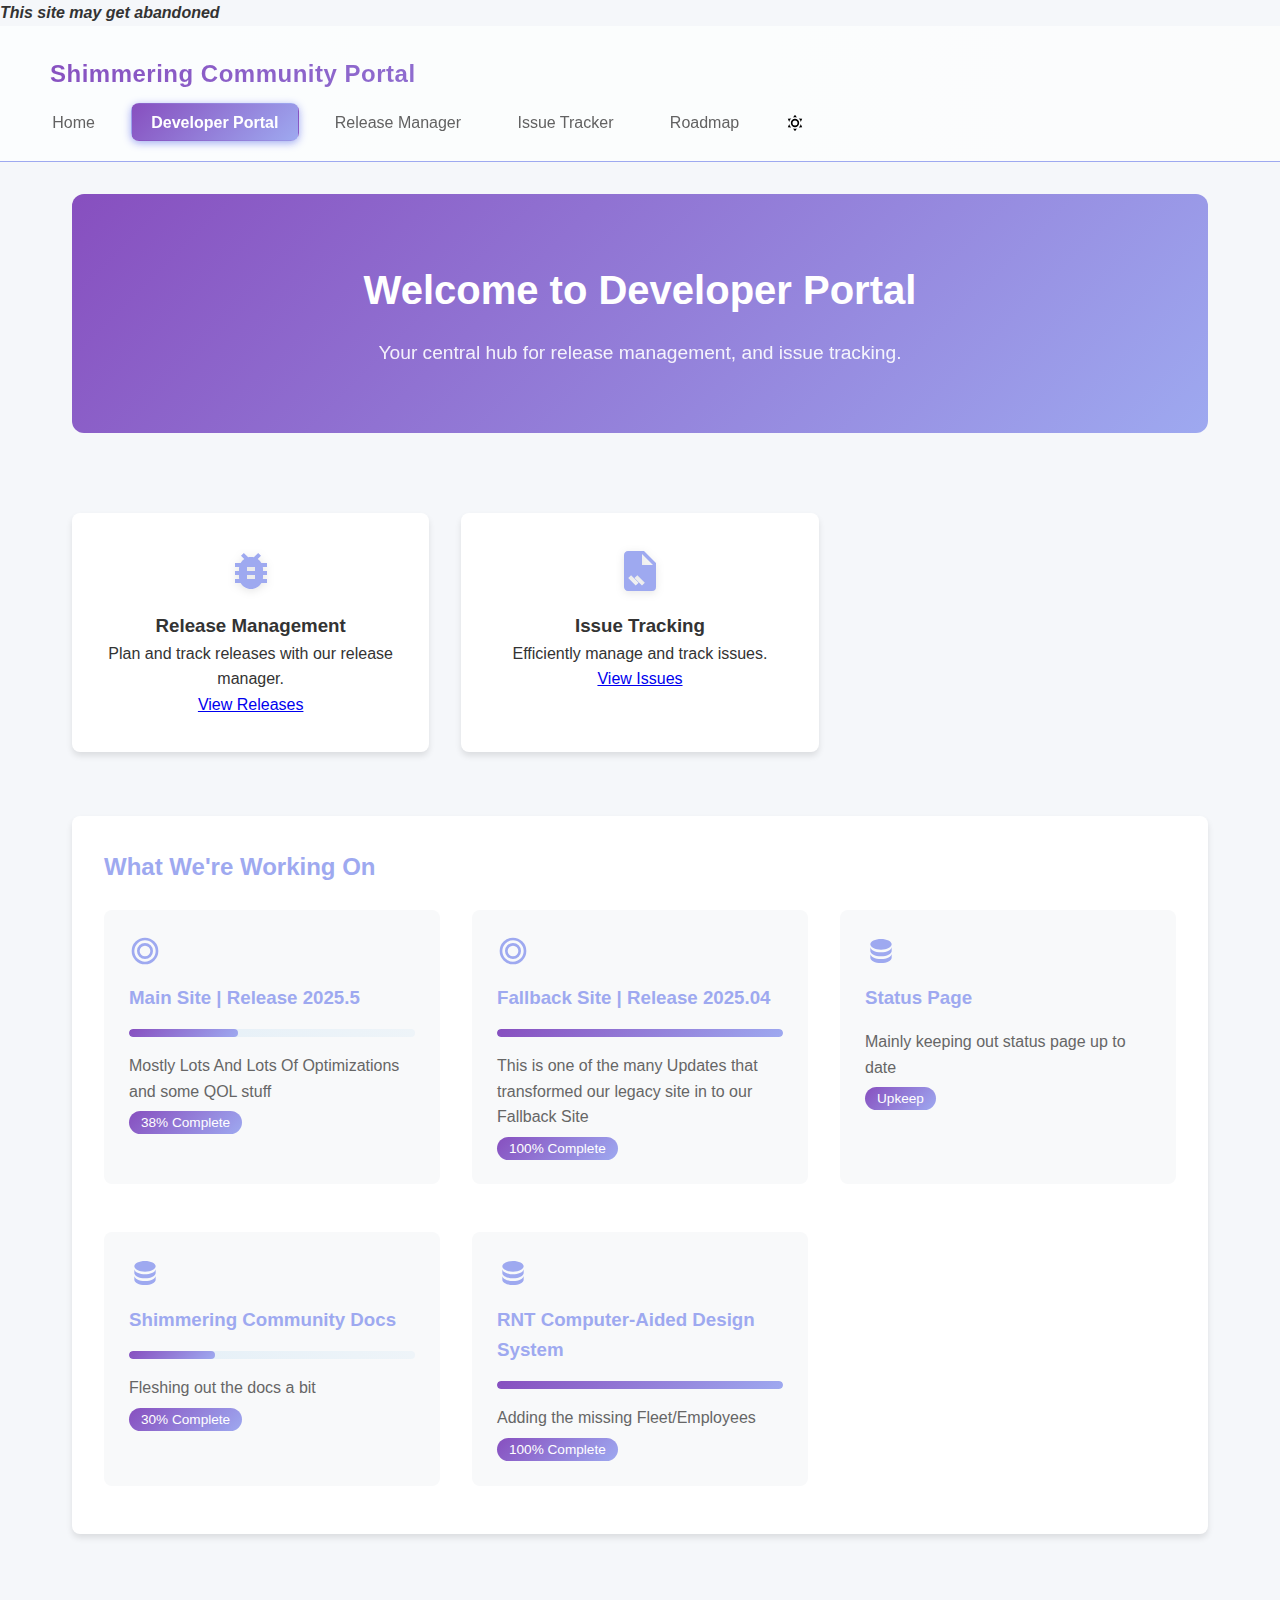
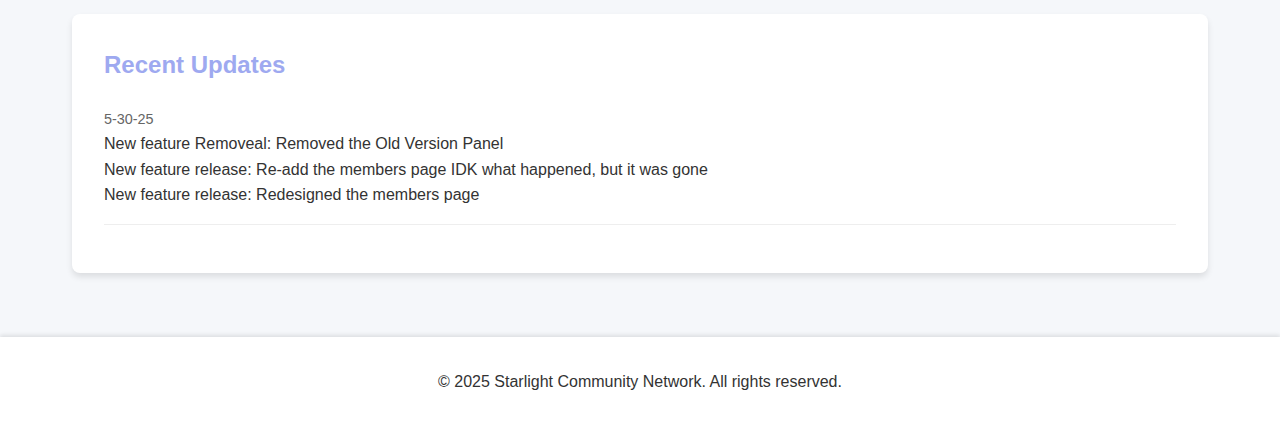
<file: dev.html>
<html lang="en" data-theme="light">
<head>
    <meta charset="UTF-8">
    <meta name="viewport" content="width=device-width, initial-scale=1.0">
    <title>Developer Portal | Shimmering Community Portal</title>
    <link rel="canonical" href="https://internal.starlightcommunity.network/dev"/>
    <meta property="og:title" content="Developer Portal | Shimmering Community Portal"/>
        <link rel="icon" sizes="192x192" href="https://static.wixstatic.com/media/af0f76_efa09e38ca6b4e30ad3616f0a632b1b6%7Emv2.png/v1/fill/w_192%2Ch_192%2Clg_1%2Cusm_0.66_1.00_0.01/af0f76_efa09e38ca6b4e30ad3616f0a632b1b6%7Emv2.png" type="image/png">
    <link rel="shortcut icon" href="https://static.wixstatic.com/media/af0f76_efa09e38ca6b4e30ad3616f0a632b1b6%7Emv2.png/v1/fill/w_32%2Ch_32%2Clg_1%2Cusm_0.66_1.00_0.01/af0f76_efa09e38ca6b4e30ad3616f0a632b1b6%7Emv2.png" type="image/png">
    <link rel="apple-touch-icon" href="https://static.wixstatic.com/media/af0f76_efa09e38ca6b4e30ad3616f0a632b1b6%7Emv2.png/v1/fill/w_180%2Ch_180%2Clg_1%2Cusm_0.66_1.00_0.01/af0f76_efa09e38ca6b4e30ad3616f0a632b1b6%7Emv2.png" type="image/png">
    <meta property="og:image:width" content="459"/>
    <meta property="og:image:height" content="433"/>
    <meta property="og:image" content="https://static.wixstatic.com/media/af0f76_1fb8d1c51a7c42fd9db877ba4a954984%7Emv2.png/v1/fit/w_2500,h_1330,al_c/af0f76_1fb8d1c51a7c42fd9db877ba4a954984%7Emv2.png"/>
    <meta property="og:url" content="https://internal.starlightcommunity.network/dev"/>
    <meta property="og:site_name" content="Shimmering Community Portal"/>
    <meta property="og:type" content="website"/>
    <meta name="theme-color" content="#6c5ce7"/>
    <link rel="alternate" href="https://internal.starlightcommunity.network/dev" hreflang="x-default"/>
    <meta name="description" content="Your central hub for release management, and issue tracking.">
    <meta property="og:description" content="Your central hub for release management, and issue tracking.">
    <link rel="stylesheet" href="styles.css">
</head>
<body>
    <div class="banner">
    <div class="banner__content">
        <div class="banner__text">
          <i><b>This site may get abandoned</b></i>
      </div>
    </div>
  </div>
    <nav>
        <div class="logo">Shimmering Community Portal</div>
        <ul>
            <li><a href="index.html">Home</a></li>
            <li><a href="dev.html" class="active">Developer Portal</a></li>
            <li><a href="soon.html">Release Manager</a></li>
            <li><a href="soon.html">Issue Tracker</a></li>
            <li><a href="soon.html">Roadmap</a></li>
            <li class="theme-switcher" id="themeSwitcher">
                <svg class="sun-icon" viewBox="0 0 24 24">
                    <path d="M12,7A5,5 0 0,1 17,12A5,5 0 0,1 12,17A5,5 0 0,1 7,12A5,5 0 0,1 12,7M12,9A3,3 0 0,0 9,12A3,3 0 0,0 12,15A3,3 0 0,0 15,12A3,3 0 0,0 12,9M12,2L14.39,5.42C13.65,5.15 12.84,5 12,5C11.16,5 10.35,5.15 9.61,5.42L12,2M3.34,7L7.5,6.65C6.9,7.16 6.36,7.78 5.94,8.5C5.5,9.24 5.25,10 5.11,10.79L3.34,7M3.36,17L5.12,13.23C5.26,14 5.53,14.78 5.95,15.5C6.37,16.24 6.91,16.86 7.5,17.37L3.36,17M20.65,7L18.88,10.79C18.74,10 18.47,9.23 18.05,8.5C17.63,7.78 17.1,7.15 16.5,6.64L20.65,7M20.64,17L16.5,17.36C17.09,16.85 17.62,16.22 18.04,15.5C18.46,14.77 18.73,14 18.87,13.21L20.64,17M12,22L9.59,18.56C10.33,18.83 11.14,19 12,19C12.82,19 13.63,18.83 14.37,18.56L12,22Z"/>
                </svg>
                <svg class="moon-icon" viewBox="0 0 24 24" style="display: none;">
                    <path d="M17.75,4.09L15.22,6.03L16.13,9.09L13.5,7.28L10.87,9.09L11.78,6.03L9.25,4.09L12.44,4L13.5,1L14.56,4L17.75,4.09M21.25,11L19.61,12.25L20.2,14.23L18.5,13.06L16.8,14.23L17.39,12.25L15.75,11L17.81,10.95L18.5,9L19.19,10.95L21.25,11M18.97,15.95C19.8,15.87 20.69,17.05 20.16,17.8C19.84,18.25 19.5,18.67 19.08,19.07C15.17,23 8.84,23 4.94,19.07C1.03,15.17 1.03,8.83 4.94,4.93C5.34,4.53 5.76,4.17 6.21,3.85C6.96,3.32 8.14,4.21 8.06,5.04C7.79,7.9 8.75,10.87 10.95,13.06C13.14,15.26 16.1,16.22 18.97,15.95M17.33,17.97C14.5,17.81 11.7,16.64 9.53,14.5C7.36,12.31 6.2,9.5 6.04,6.68C3.23,9.82 3.34,14.64 6.35,17.66C9.37,20.67 14.19,20.78 17.33,17.97Z"/>
                </svg>
            </li>
        </ul>
    </nav>

    <main class="homepage">
        <section class="hero">
            <h1>Welcome to Developer Portal</h1>
            <p>Your central hub for release management, and issue tracking.</p>
        </section>

        <section class="features">
            <div class="feature-card">
                <svg viewBox="0 0 24 24">
                    <path d="M14,12H10V10H14M14,16H10V14H14M20,8H17.19C16.74,7.22 16.12,6.55 15.37,6.04L17,4.41L15.59,3L13.42,5.17C12.96,5.06 12.49,5 12,5C11.51,5 11.04,5.06 10.59,5.17L8.41,3L7,4.41L8.62,6.04C7.88,6.55 7.26,7.22 6.81,8H4V10H6.09C6.04,10.33 6,10.66 6,11V12H4V14H6V15C6,15.34 6.04,15.67 6.09,16H4V18H6.81C7.85,19.79 9.78,21 12,21C14.22,21 16.15,19.79 17.19,18H20V16H17.91C17.96,15.67 18,15.34 18,15V14H20V12H18V11C18,10.66 17.96,10.33 17.91,10H20V8Z"/>
                </svg>
                <h3>Release Management</h3>
                <p>Plan and track releases with our release manager.</p>
                <a href="soon.html">View Releases</a>
            </div>
            <div class="feature-card">
                <svg viewBox="0 0 24 24">
                    <path d="M13,9H18.5L13,3.5V9M6,2H14L20,8V20A2,2 0 0,1 18,22H6C4.89,22 4,21.1 4,20V4C4,2.89 4.89,2 6,2M6.12,15.5L9.86,19.24L11.28,17.83L7.54,14.09L6.12,15.5M13,19.25L14.41,17.83L10.67,14.09L9.25,15.5L13,19.25Z"/>
                </svg>
                <h3>Issue Tracking</h3>
                <p>Efficiently manage and track issues.</p>
                <a href="soon.html">View Issues</a>
            </div>
        </section>

        <section class="current-work">
            <h2>What We're Working On</h2>
            <div class="work-items">
                <div class="work-item">
                    <svg viewBox="0 0 24 24">
                        <path d="M12,2A10,10 0 0,0 2,12A10,10 0 0,0 12,22A10,10 0 0,0 22,12A10,10 0 0,0 12,2M12,4A8,8 0 0,1 20,12A8,8 0 0,1 12,20A8,8 0 0,1 4,12A8,8 0 0,1 12,4M12,6A6,6 0 0,0 6,12A6,6 0 0,0 12,18A6,6 0 0,0 18,12A6,6 0 0,0 12,6M12,8A4,4 0 0,1 16,12A4,4 0 0,1 12,16A4,4 0 0,1 8,12A4,4 0 0,1 12,8Z"/>
                    </svg>
                    <h3>Main Site | Release 2025.5</h3>
                    <div class="progress-bar">
                        <div class="progress" style="width: 38%"></div>
                    </div>
                    <p>Mostly Lots And Lots Of Optimizations and some QOL stuff</p>
                    <span class="status">38% Complete</span>
                </div>
                <div class="work-item">
                    <svg viewBox="0 0 24 24">
                        <path d="M12,2A10,10 0 0,0 2,12A10,10 0 0,0 12,22A10,10 0 0,0 22,12A10,10 0 0,0 12,2M12,4A8,8 0 0,1 20,12A8,8 0 0,1 12,20A8,8 0 0,1 4,12A8,8 0 0,1 12,4M12,6A6,6 0 0,0 6,12A6,6 0 0,0 12,18A6,6 0 0,0 18,12A6,6 0 0,0 12,6M12,8A4,4 0 0,1 16,12A4,4 0 0,1 12,16A4,4 0 0,1 8,12A4,4 0 0,1 12,8Z"/>
                    </svg>
                    <h3>Fallback Site | Release 2025.04 </h3>
                    <div class="progress-bar">
                        <div class="progress" style="width: 100%"></div>
                    </div>
                    <p>This is one of the many Updates that transformed our legacy site in to our Fallback Site</p>
                    <span class="status">100% Complete</span>
                </div>
                <div class="work-item">
                    <svg viewBox="0 0 24 24">
                        <path d="M12,3C7.58,3 4,4.79 4,7C4,9.21 7.58,11 12,11C16.42,11 20,9.21 20,7C20,4.79 16.42,3 12,3M4,9V12C4,14.21 7.58,16 12,16C16.42,16 20,14.21 20,12V9C20,11.21 16.42,13 12,13C7.58,13 4,11.21 4,9M4,14V17C4,19.21 7.58,21 12,21C16.42,21 20,19.21 20,17V14C20,16.21 16.42,18 12,18C7.58,18 4,16.21 4,14Z"/>
                    </svg>
                    <h3>Status Page</h3>
                    <p>Mainly keeping out status page up to date</p>
                    <span class="status">Upkeep</span>
                </div>
                <div class="work-item">
                    <svg viewBox="0 0 24 24">
                        <path d="M12,3C7.58,3 4,4.79 4,7C4,9.21 7.58,11 12,11C16.42,11 20,9.21 20,7C20,4.79 16.42,3 12,3M4,9V12C4,14.21 7.58,16 12,16C16.42,16 20,14.21 20,12V9C20,11.21 16.42,13 12,13C7.58,13 4,11.21 4,9M4,14V17C4,19.21 7.58,21 12,21C16.42,21 20,19.21 20,17V14C20,16.21 16.42,18 12,18C7.58,18 4,16.21 4,14Z"/>
                    </svg>
                    <h3>Shimmering Community Docs</h3>
                    <div class="progress-bar">
                        <div class="progress" style="width: 30%"></div>
                    </div>
                    <p>Fleshing out the docs a bit</p>
                    <span class="status">30% Complete</span>
                </div>
                 <div class="work-item">
                    <svg viewBox="0 0 24 24">
                        <path d="M12,3C7.58,3 4,4.79 4,7C4,9.21 7.58,11 12,11C16.42,11 20,9.21 20,7C20,4.79 16.42,3 12,3M4,9V12C4,14.21 7.58,16 12,16C16.42,16 20,14.21 20,12V9C20,11.21 16.42,13 12,13C7.58,13 4,11.21 4,9M4,14V17C4,19.21 7.58,21 12,21C16.42,21 20,19.21 20,17V14C20,16.21 16.42,18 12,18C7.58,18 4,16.21 4,14Z"/>
                    </svg>
                    <h3>RNT Computer-Aided Design System</h3>
                    <div class="progress-bar">
                        <div class="progress" style="width: 100%"></div>
                    </div>
                    <p>Adding the missing Fleet/Employees</p>
                    <span class="status">100% Complete</span>
                </div>
            </div>
        </section>

        <section class="updates-section">
            <h2>Recent Updates</h2>
            <div class="updates-list">
                <div class="update">
                    <span class="date">5-30-25</span>
                    <p>New feature Removeal: Removed the Old Version Panel</p>
                    <p>New feature release: Re-add the members page IDK what happened, but it was gone</p>
                    <p>New feature release: Redesigned the members page</p>
                </div>
            </div>
        </section>
    </main>

    <footer>
        <p>&copy; 2025 Starlight Community Network. All rights reserved.</p>
    </footer>

    <script src="/scripts/theme.js" type="module"></script>

</body>
</html>
</file>
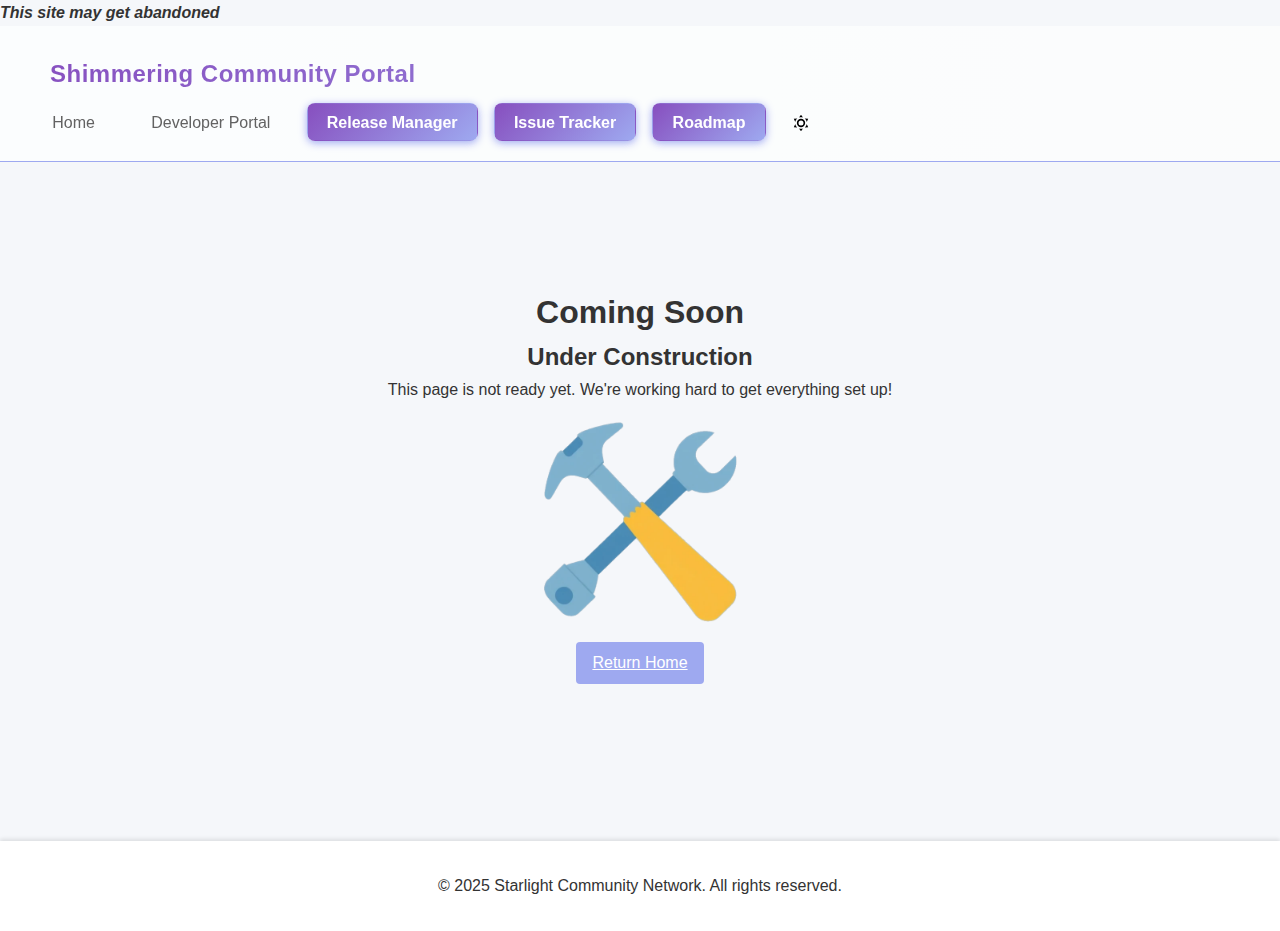
<file: soon.html>
<!DOCTYPE html>
<html lang="en" data-theme="light">
<head>
  <title>Coming Soon</title>
      <link rel="icon" sizes="192x192" href="https://static.wixstatic.com/media/af0f76_efa09e38ca6b4e30ad3616f0a632b1b6%7Emv2.png/v1/fill/w_192%2Ch_192%2Clg_1%2Cusm_0.66_1.00_0.01/af0f76_efa09e38ca6b4e30ad3616f0a632b1b6%7Emv2.png" type="image/png">
    <link rel="shortcut icon" href="https://static.wixstatic.com/media/af0f76_efa09e38ca6b4e30ad3616f0a632b1b6%7Emv2.png/v1/fill/w_32%2Ch_32%2Clg_1%2Cusm_0.66_1.00_0.01/af0f76_efa09e38ca6b4e30ad3616f0a632b1b6%7Emv2.png" type="image/png">
    <link rel="apple-touch-icon" href="https://static.wixstatic.com/media/af0f76_efa09e38ca6b4e30ad3616f0a632b1b6%7Emv2.png/v1/fill/w_180%2Ch_180%2Clg_1%2Cusm_0.66_1.00_0.01/af0f76_efa09e38ca6b4e30ad3616f0a632b1b6%7Emv2.png" type="image/png">
  <link rel="stylesheet" href="styles.css">
</head>
<body>
    <div class="banner">
    <div class="banner__content">
        <div class="banner__text">
          <i><b>This site may get abandoned</b></i>
      </div>
    </div>
  </div>
  <nav>
        <div class="logo">Shimmering Community Portal</div>
        <ul>
            <li><a href="index.html">Home</a></li>
            <li><a href="dev.html">Developer Portal</a></li>
            <li><a href="soon.html" class="active">Release Manager</a></li>
            <li><a href="soon.html" class="active">Issue Tracker</a></li>
            <li><a href="soon.html" class="active">Roadmap</a></li>
            
            <li class="theme-switcher" id="themeSwitcher">
                <svg class="sun-icon" viewBox="0 0 24 24">
                    <path d="M12,7A5,5 0 0,1 17,12A5,5 0 0,1 12,17A5,5 0 0,1 7,12A5,5 0 0,1 12,7M12,9A3,3 0 0,0 9,12A3,3 0 0,0 12,15A3,3 0 0,0 15,12A3,3 0 0,0 12,9M12,2L14.39,5.42C13.65,5.15 12.84,5 12,5C11.16,5 10.35,5.15 9.61,5.42L12,2M3.34,7L7.5,6.65C6.9,7.16 6.36,7.78 5.94,8.5C5.5,9.24 5.25,10 5.11,10.79L3.34,7M3.36,17L5.12,13.23C5.26,14 5.53,14.78 5.95,15.5C6.37,16.24 6.91,16.86 7.5,17.37L3.36,17M20.65,7L18.88,10.79C18.74,10 18.47,9.23 18.05,8.5C17.63,7.78 17.1,7.15 16.5,6.64L20.65,7M20.64,17L16.5,17.36C17.09,16.85 17.62,16.22 18.04,15.5C18.46,14.77 18.73,14 18.87,13.21L20.64,17M12,22L9.59,18.56C10.33,18.83 11.14,19 12,19C12.82,19 13.63,18.83 14.37,18.56L12,22Z"/>
                </svg>
                <svg class="moon-icon" viewBox="0 0 24 24" style="display: none;">
                    <path d="M17.75,4.09L15.22,6.03L16.13,9.09L13.5,7.28L10.87,9.09L11.78,6.03L9.25,4.09L12.44,4L13.5,1L14.56,4L17.75,4.09M21.25,11L19.61,12.25L20.2,14.23L18.5,13.06L16.8,14.23L17.39,12.25L15.75,11L17.81,10.95L18.5,9L19.19,10.95L21.25,11M18.97,15.95C19.8,15.87 20.69,17.05 20.16,17.8C19.84,18.25 19.5,18.67 19.08,19.07C15.17,23 8.84,23 4.94,19.07C1.03,15.17 1.03,8.83 4.94,4.93C5.34,4.53 5.76,4.17 6.21,3.85C6.96,3.32 8.14,4.21 8.06,5.04C7.79,7.9 8.75,10.87 10.95,13.06C13.14,15.26 16.1,16.22 18.97,15.95M17.33,17.97C14.5,17.81 11.7,16.64 9.53,14.5C7.36,12.31 6.2,9.5 6.04,6.68C3.23,9.82 3.34,14.64 6.35,17.66C9.37,20.67 14.19,20.78 17.33,17.97Z"/>
                </svg>
            </li>
        </ul>
    </nav>
  <div class="tech">
    <h1>Coming Soon</h1>
    <h2>Under Construction</h2>
    <p>This page is not ready yet. We're working hard to get everything set up!</p>
    <div class="construction-image">
      <img src="/assets/construction.png" alt="Under construction">
    </div>
    <a href="/" class="button">Return Home</a>
  </div>
  
      <footer>
        <p>&copy; 2025 Starlight Community Network. All rights reserved.</p>
    </footer>
    
    <script src="/scripts/theme.js" type="module"></script>

</body>
</html>
</file>
<file: styles.css>
/* Main CSS file that imports all other CSS files */
@import 'styles/base.css';
@import 'styles/navigation.css';
@import 'styles/components.css';
@import 'styles/modals.css';
@import 'styles/utilities.css';
@import 'styles/pages/home.css';
@import 'styles/pages/dev.css';
</file>
